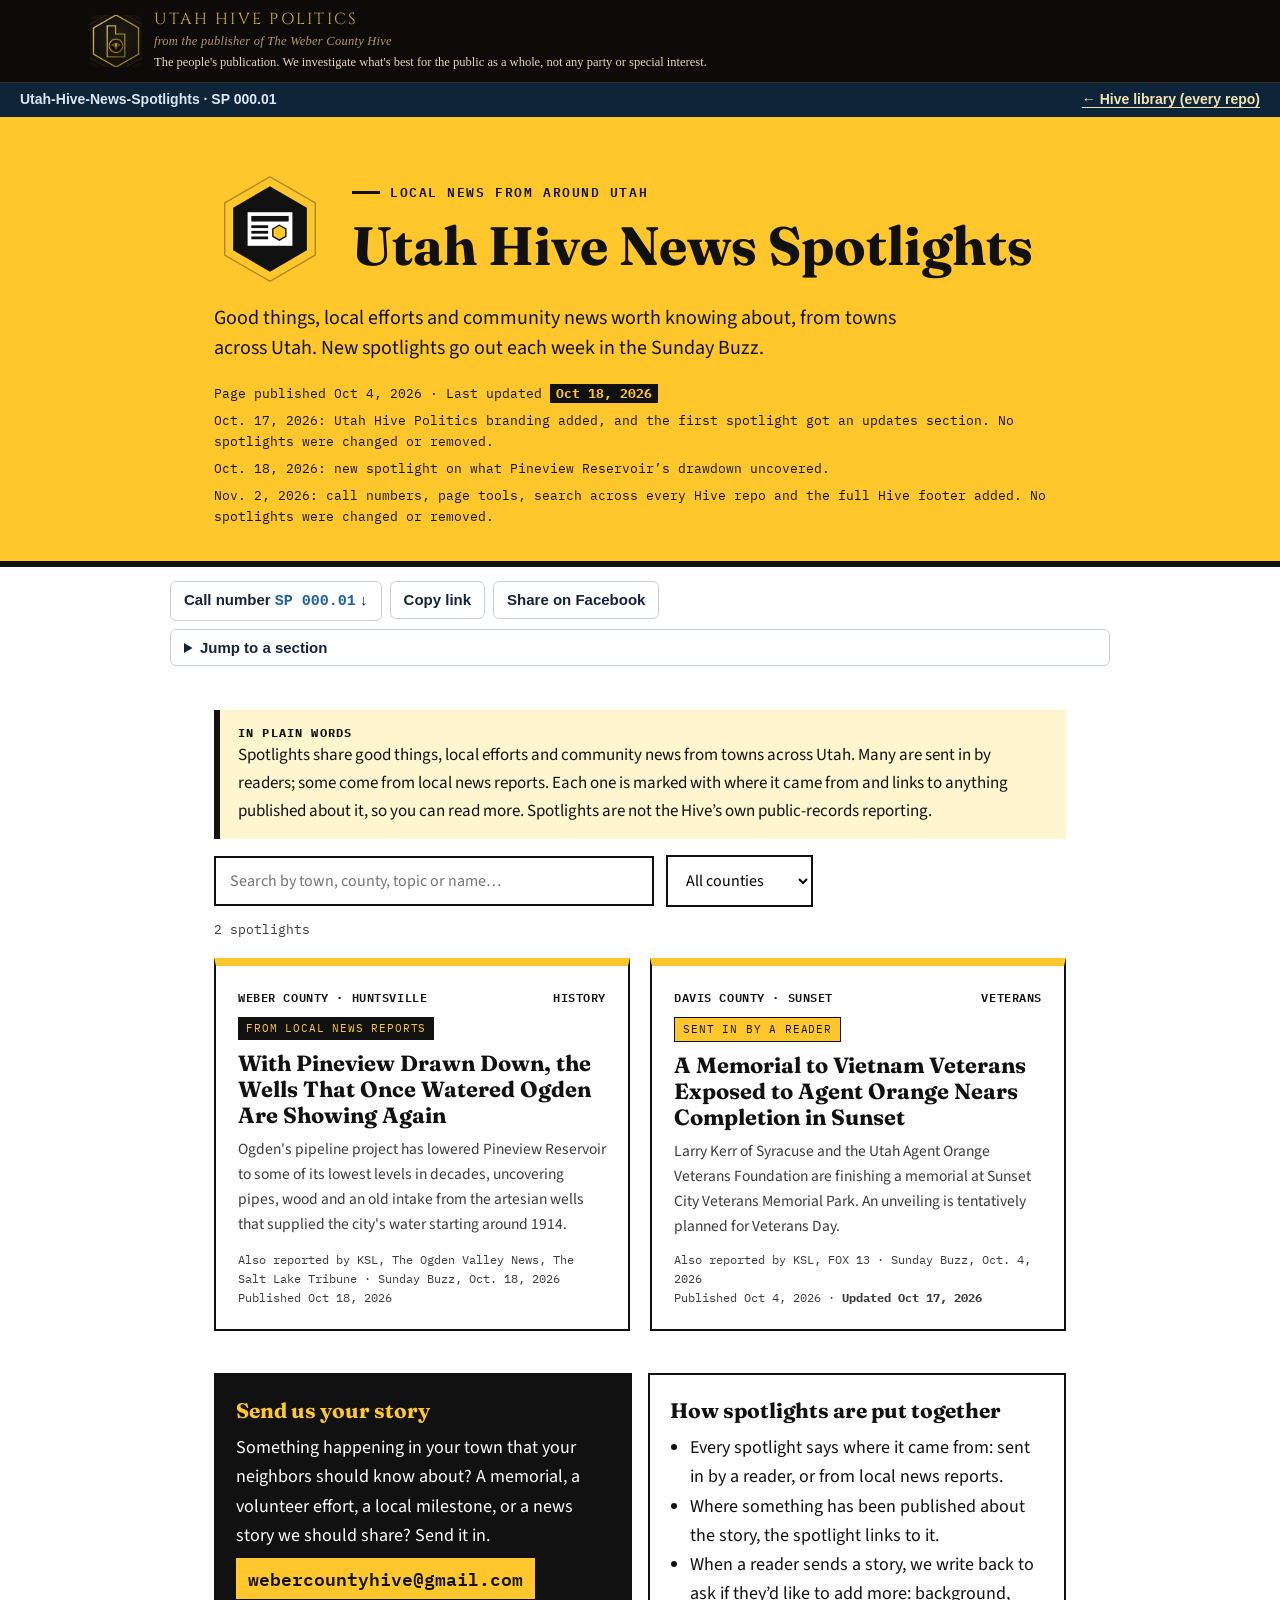
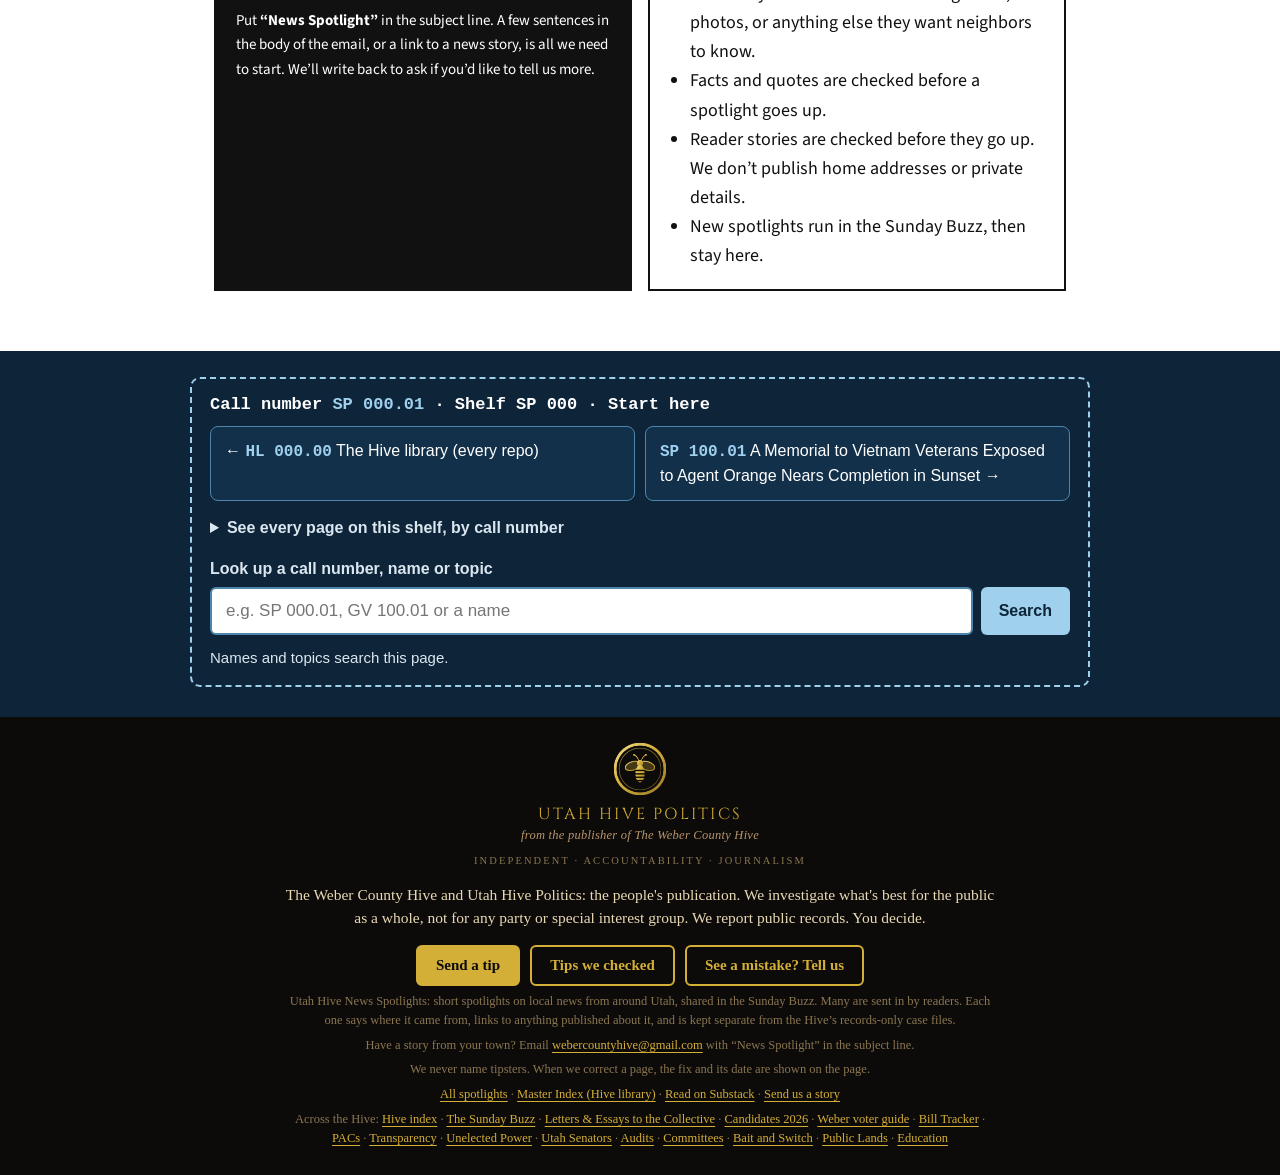
<file: index.html>
<!DOCTYPE html>
<html lang="en">
<head>
<meta charset="UTF-8">
<meta name="viewport" content="width=device-width, initial-scale=1.0">
<title>Utah Hive News Spotlights — Utah Hive Politics</title>
<meta name="description" content="Short spotlights on local news from around Utah, shared in the Sunday Buzz, many sent in by readers.">
<link rel="icon" type="image/png" href="hive-bee.png">
<link href="https://fonts.googleapis.com/css2?family=Cinzel:wght@500;600&display=swap" rel="stylesheet">
<link rel="preconnect" href="https://fonts.googleapis.com"><link rel="preconnect" href="https://fonts.gstatic.com" crossorigin><link href="https://fonts.googleapis.com/css2?family=Fraunces:ital,opsz,wght@0,9..144,400;0,9..144,600;0,9..144,700;1,9..144,500&family=Source+Sans+3:ital,wght@0,400;0,600;0,700;1,400&family=IBM+Plex+Mono:wght@400;500;600&display=swap" rel="stylesheet">
<link rel="stylesheet" href="style.css?v=3">
</head>
<body>
<div class="hbx-top"><div class="hb-bar"><a href="https://webercountyhive.substack.com/" target="_blank" rel="noopener"><img src="uhp-badge.png" alt="Utah Hive Politics logo"><span><span class="hb-name">Utah Hive Politics</span><span class="hb-sub">from the publisher of The Weber County Hive</span><span class="hb-line-top">The people's publication. We investigate what's best for the public as a whole, not any party or special interest.</span></span></a></div>
<div class="hbx-slim"><span>Utah-Hive-News-Spotlights · SP 000.01</span><span><a href="https://weber-county-hive.github.io/-weber-county-hive-index/">← Hive library (every repo)</a></span></div></div>
<div class="band"><header class="masthead"><div class="mhead"><svg class="mark" viewBox="0 0 120 120" aria-hidden="true"><polygon points="60,4 108.5,32 108.5,88 60,116 11.5,88 11.5,32" fill="none" stroke="#111" stroke-opacity=".35" stroke-width="1.5"/><polygon points="60,16 98,38 98,82 60,104 22,82 22,38" fill="#111" stroke="#111" stroke-width="3"/><rect x="36" y="42" width="48" height="36" fill="#fff"/><rect x="40" y="46" width="40" height="6" fill="#111"/><rect x="40" y="56" width="18" height="3" fill="#111"/><rect x="40" y="62" width="18" height="3" fill="#111"/><rect x="40" y="68" width="18" height="3" fill="#111"/><polygon points="70,56 77,60 77,68 70,72 63,68 63,60" fill="#FFC72C" stroke="#111" stroke-width="1.5"/></svg><div>
  <div class="eyebrow">Local news from around Utah</div>
  <h1 class="title">Utah Hive News Spotlights</h1></div></div>
  <p class="dek">Good things, local efforts and community news worth knowing about, from towns across Utah. New spotlights go out each week in the Sunday Buzz.</p>
  <div class="dates">Page published <span data-site="pagePublished"></span> · Last updated <span class="upd" data-site="pageUpdated"></span></div>
  <div class="dates" style="margin-top:6px">Oct. 17, 2026: Utah Hive Politics branding added, and the first spotlight got an updates section. No spotlights were changed or removed.</div>
  <div class="dates" style="margin-top:6px">Oct. 18, 2026: new spotlight on what Pineview Reservoir&rsquo;s drawdown uncovered.</div>
  <div class="dates" style="margin-top:6px">Nov. 2, 2026: call numbers, page tools, search across every Hive repo and the full Hive footer added. No spotlights were changed or removed.</div>
</header></div>

<section>
  <p class="plain"><b>IN PLAIN WORDS</b>Spotlights share good things, local efforts and community news from towns across Utah. Many are sent in by readers; some come from local news reports. Each one is marked with where it came from and links to anything published about it, so you can read more. Spotlights are not the Hive&rsquo;s own public-records reporting.</p>
  <div class="bar">
    <input id="q" type="text" placeholder="Search by town, county, topic or name…" autocomplete="off" aria-label="Search spotlights">
    <select id="county" aria-label="Filter by county"><option value="">All counties</option></select>
    <div class="count" id="count"></div>
  </div>
  <div class="docket" id="docket"></div>
  <div class="empty" id="empty" style="display:none;"><h3>Nothing matches that search</h3><div>Try a town or county name.</div></div>
</section>

<section id="submit">
  <div class="two">
    <div class="box dark"><h3>Send us your story</h3>
      <p style="margin:0;">Something happening in your town that your neighbors should know about? A memorial, a volunteer effort, a local milestone, or a news story we should share? Send it in.</p>
      <a class="email" href="mailto:webercountyhive@gmail.com?subject=News%20Spotlight">webercountyhive@gmail.com</a>
      <p style="margin:6px 0 0;font-size:15px;">Put <strong>&ldquo;News Spotlight&rdquo;</strong> in the subject line. A few sentences in the body of the email, or a link to a news story, is all we need to start. We&rsquo;ll write back to ask if you&rsquo;d like to tell us more.</p></div>
    <div class="box"><h3>How spotlights are put together</h3>
      <ul style="margin:0;padding-left:20px;">
        <li>Every spotlight says where it came from: sent in by a reader, or from local news reports.</li>
        <li>Where something has been published about the story, the spotlight links to it.</li>
        <li>When a reader sends a story, we write back to ask if they&rsquo;d like to add more: background, photos, or anything else they want neighbors to know.</li>
        <li>Facts and quotes are checked before a spotlight goes up.</li>
        <li>Reader stories are checked before they go up. We don&rsquo;t publish home addresses or private details.</li>
        <li>New spotlights run in the Sunday Buzz, then stay here.</li>
      </ul></div>
  </div>
</section>

<div class="hbx-shelfwrap"><div class="in"><div class="hbx-shelf" id="hbx-shelf"></div></div></div>
<div class="hb-foot"><img src="hive-bee.png" alt=""><span class="hb-name">Utah Hive Politics</span><span class="hb-sub">from the publisher of The Weber County Hive</span><span class="hb-tag">Independent &middot; Accountability &middot; Journalism</span><p class="hb-line">The Weber County Hive and Utah Hive Politics: the people's publication. We investigate what's best for the public as a whole, not for any party or special interest group. We report public records. You decide.</p><p class="hb-tips"><a class="hb-btn" href="https://weber-county-hive.github.io/-weber-county-hive-index/tips.html#send">Send a tip</a><a class="hb-btn hb-btn2" href="https://weber-county-hive.github.io/-weber-county-hive-index/tips.html">Tips we checked</a><a class="hb-btn hb-btn2" href="https://weber-county-hive.github.io/-weber-county-hive-index/tips.html#send">See a mistake? Tell us</a></p><p class="hb-small">Utah Hive News Spotlights: short spotlights on local news from around Utah, shared in the Sunday Buzz. Many are sent in by readers. Each one says where it came from, links to anything published about it, and is kept separate from the Hive&rsquo;s records-only case files.</p><p class="hb-small">Have a story from your town? Email <a href="mailto:webercountyhive@gmail.com?subject=News%20Spotlight">webercountyhive@gmail.com</a> with &ldquo;News Spotlight&rdquo; in the subject line.</p><p class="hb-small">We never name tipsters. When we correct a page, the fix and its date are shown on the page.</p><p class="hb-small"><a href="index.html">All spotlights</a> · <a href="https://weber-county-hive.github.io/-weber-county-hive-index/">Master Index (Hive library)</a> · <a href="https://webercountyhive.substack.com/">Read on Substack</a> · <a href="index.html#submit">Send us a story</a></p><p class="hb-small">Across the Hive: <a href="https://weber-county-hive.github.io/-weber-county-hive-index/">Hive index</a> · <a href="https://weber-county-hive.github.io/sunday_buzz/">The Sunday Buzz</a> · <a href="https://weber-county-hive.github.io/Letters-Essays-to-the-Collective/">Letters &amp; Essays to the Collective</a> · <a href="https://weber-county-hive.github.io/candidates2026/">Candidates 2026</a> · <a href="https://weber-county-hive.github.io/candidates2026/weber-2026-voter-guide.html">Weber voter guide</a> · <a href="https://weber-county-hive.github.io/Bill-Tracker/">Bill Tracker</a> · <a href="https://weber-county-hive.github.io/pac/">PACs</a> · <a href="https://weber-county-hive.github.io/Transparency/">Transparency</a> · <a href="https://weber-county-hive.github.io/Unelected-Power/">Unelected Power</a> · <a href="https://weber-county-hive.github.io/utah-senators/">Utah Senators</a> · <a href="https://weber-county-hive.github.io/audits/">Audits</a> · <a href="https://weber-county-hive.github.io/committees/">Committees</a> · <a href="https://weber-county-hive.github.io/bait-and-switch/">Bait and Switch</a> · <a href="https://weber-county-hive.github.io/public-lands/">Public Lands</a> · <a href="https://weber-county-hive.github.io/Education/">Education</a></p></div>

<script src="spotlights-data.js?v=2"></script>
<script>
document.querySelectorAll('[data-site]').forEach(el=>{el.textContent=SITE[el.dataset.site];});
const docket=document.getElementById('docket'),q=document.getElementById('q'),sel=document.getElementById('county'),count=document.getElementById('count'),empty=document.getElementById('empty');
function esc(s){return String(s==null?'':s).replace(/[&<>"]/g,c=>({'&':'&amp;','<':'&lt;','>':'&gt;','"':'&quot;'}[c]));}
[...new Set(SPOTLIGHTS.map(s=>s.county))].sort().forEach(c=>{const o=document.createElement('option');o.value=c;o.textContent=c;sel.appendChild(o);});
function card(s){
  const dl=s.updated&&s.updated!==s.published?`Published ${esc(s.published)} · <strong>Updated ${esc(s.updated)}</strong>`:`Published ${esc(s.published)}`;
  return `<a class="card" href="${esc(s.link)}"><div class="row"><span>${esc(s.county)}${s.city?' · '+esc(s.city):''}</span><span>${esc(s.topic)}</span></div><span class="badge ${s.from==='reader'?'rdr':''}">${s.from==='reader'?'Sent in by a reader':'From local news reports'}</span><h2>${esc(s.title)}</h2><p>${esc(s.summary)}</p><div class="meta">${(s.sources||[]).length?'Also reported by '+esc(s.sources.join(', ')):''}${s.buzz?' · Sunday Buzz, '+esc(s.buzz):''}</div><div class="meta">${dl}</div></a>`;
}
function render(){
  const t=q.value.trim().toLowerCase(),c=sel.value;
  const list=SPOTLIGHTS.filter(s=>(!c||s.county===c)&&(!t||[s.title,s.county,s.city,s.topic,s.summary,(s.sources||[]).join(' ')].join(' ').toLowerCase().includes(t)));
  docket.innerHTML=list.map(card).join('');
  empty.style.display=list.length?'none':'block';
  count.textContent=`${SPOTLIGHTS.length} spotlight${SPOTLIGHTS.length===1?'':'s'}`+(list.length!==SPOTLIGHTS.length?` · showing ${list.length}`:'');
}
q.addEventListener('input',render);sel.addEventListener('change',render);render();
</script>
<script src="sp-shelf.js?v=1"></script>
<script data-goatcounter="https://weberhive.goatcounter.com/count" async src="//gc.zgo.at/count.js"></script>
</body>
</html>
</file>
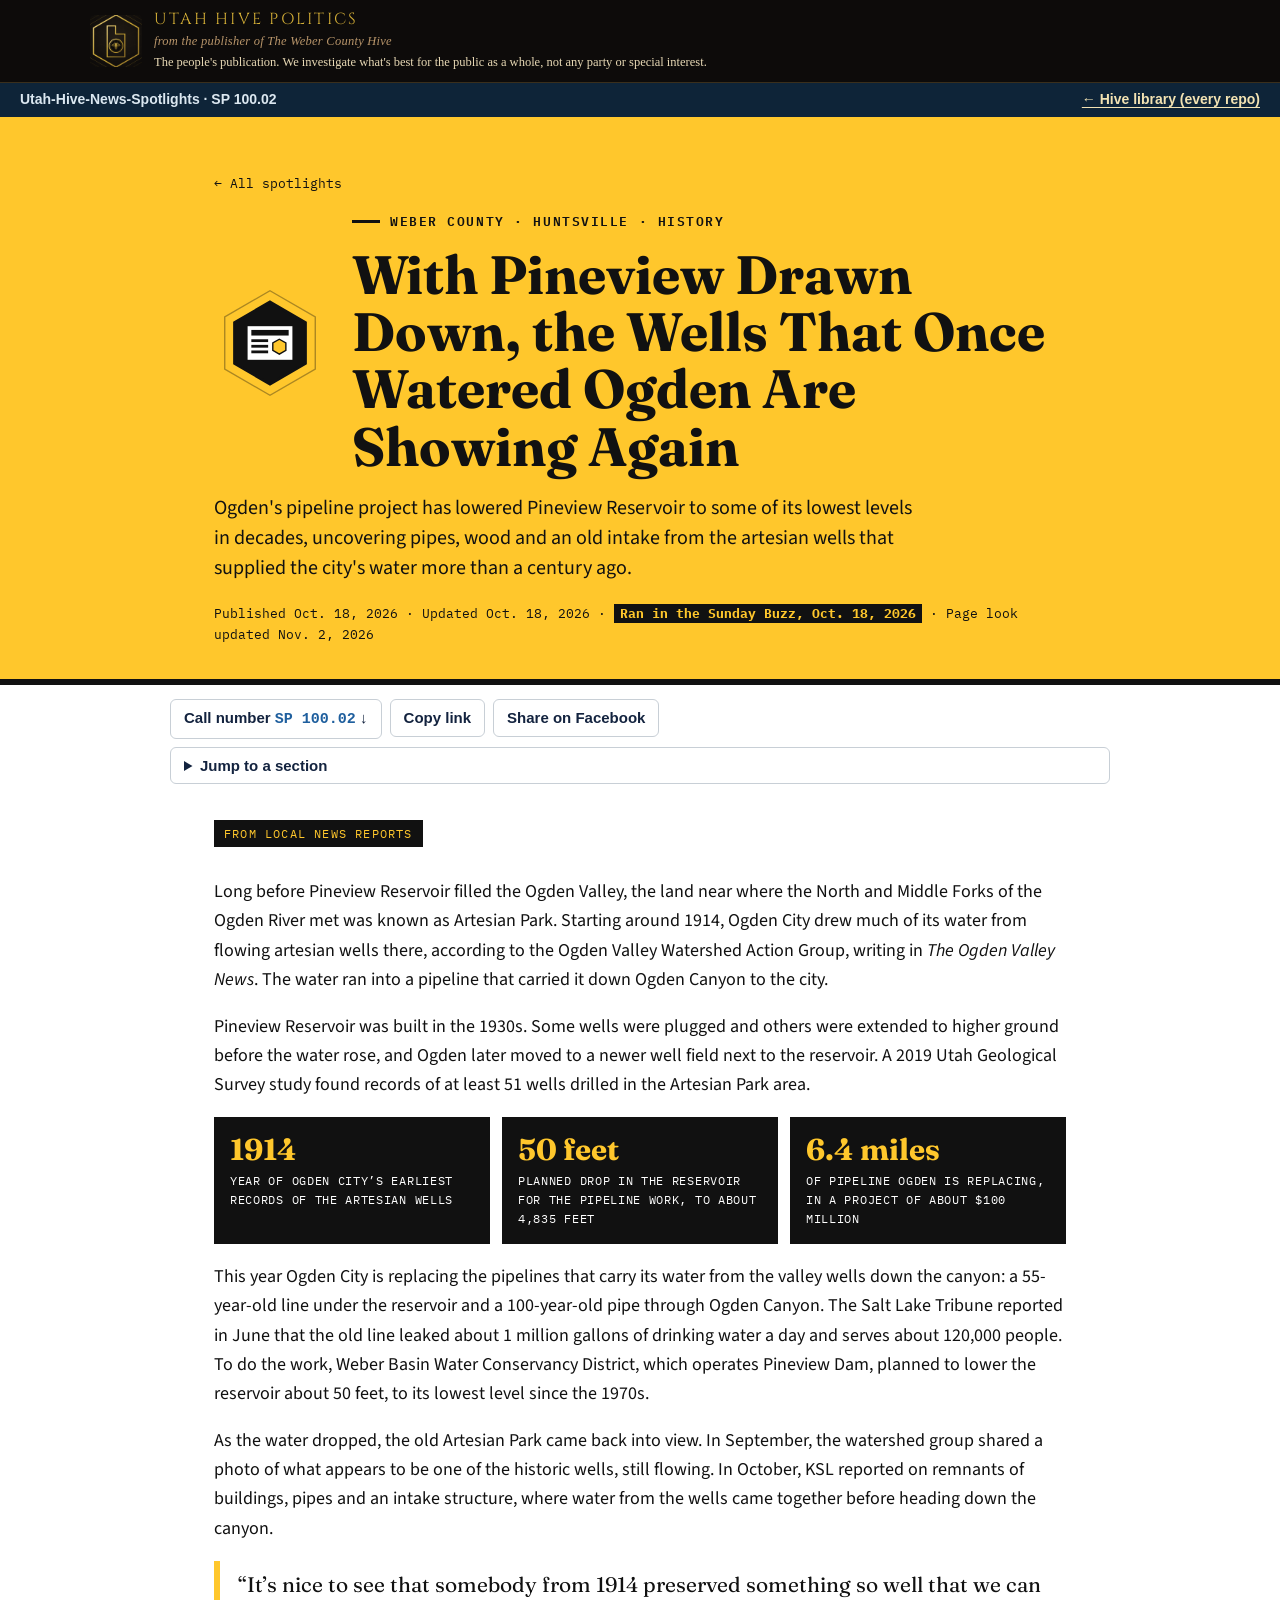
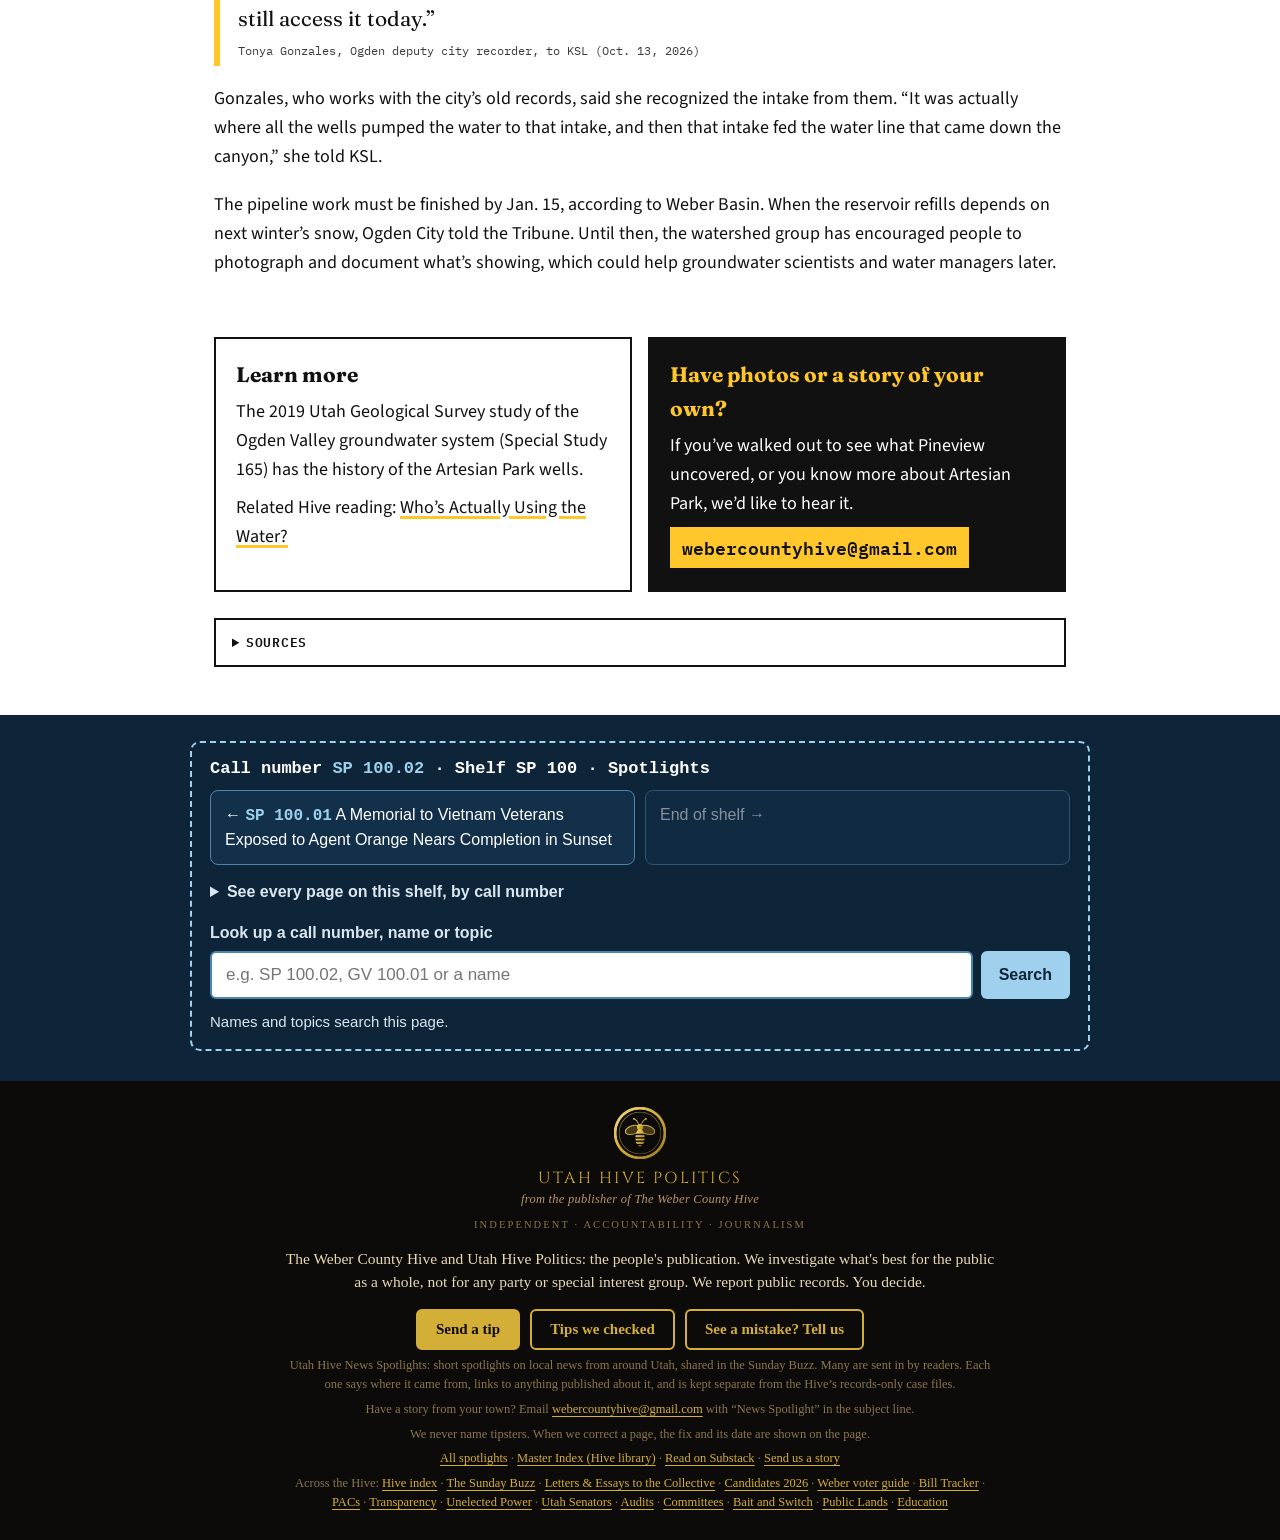
<file: pineview-history-surfaces.html>
<!DOCTYPE html>
<html lang="en">
<head>
<meta charset="UTF-8">
<meta name="viewport" content="width=device-width, initial-scale=1.0">
<title>History Surfaces at Pineview Reservoir — Utah Hive News Spotlights</title>
<meta name="description" content="With Pineview Reservoir drawn down for Ogden's pipeline project, the remains of the artesian wells that once supplied Ogden's water are showing again.">
<link rel="icon" type="image/png" href="hive-bee.png">
<link href="https://fonts.googleapis.com/css2?family=Cinzel:wght@500;600&display=swap" rel="stylesheet">
<link rel="preconnect" href="https://fonts.googleapis.com"><link rel="preconnect" href="https://fonts.gstatic.com" crossorigin><link href="https://fonts.googleapis.com/css2?family=Fraunces:ital,opsz,wght@0,9..144,400;0,9..144,600;0,9..144,700;1,9..144,500&family=Source+Sans+3:ital,wght@0,400;0,600;0,700;1,400&family=IBM+Plex+Mono:wght@400;500;600&display=swap" rel="stylesheet">
<link rel="stylesheet" href="style.css?v=3">
</head>
<body>
<div class="hbx-top"><div class="hb-bar"><a href="https://webercountyhive.substack.com/" target="_blank" rel="noopener"><img src="uhp-badge.png" alt="Utah Hive Politics logo"><span><span class="hb-name">Utah Hive Politics</span><span class="hb-sub">from the publisher of The Weber County Hive</span><span class="hb-line-top">The people's publication. We investigate what's best for the public as a whole, not any party or special interest.</span></span></a></div>
<div class="hbx-slim"><span>Utah-Hive-News-Spotlights · SP 100.02</span><span><a href="https://weber-county-hive.github.io/-weber-county-hive-index/">← Hive library (every repo)</a></span></div></div>
<div class="band"><header class="masthead">
  <div class="crumb"><a href="index.html">← All spotlights</a></div>
  <div class="mhead"><svg class="mark" viewBox="0 0 120 120" aria-hidden="true"><polygon points="60,4 108.5,32 108.5,88 60,116 11.5,88 11.5,32" fill="none" stroke="#111" stroke-opacity=".35" stroke-width="1.5"/><polygon points="60,16 98,38 98,82 60,104 22,82 22,38" fill="#111" stroke="#111" stroke-width="3"/><rect x="36" y="42" width="48" height="36" fill="#fff"/><rect x="40" y="46" width="40" height="6" fill="#111"/><rect x="40" y="56" width="18" height="3" fill="#111"/><rect x="40" y="62" width="18" height="3" fill="#111"/><rect x="40" y="68" width="18" height="3" fill="#111"/><polygon points="70,56 77,60 77,68 70,72 63,68 63,60" fill="#FFC72C" stroke="#111" stroke-width="1.5"/></svg><div>
  <div class="eyebrow">Weber County · Huntsville · History</div>
  <h1 class="title">With Pineview Drawn Down, the Wells That Once Watered Ogden Are Showing Again</h1></div></div>
  <p class="dek">Ogden's pipeline project has lowered Pineview Reservoir to some of its lowest levels in decades, uncovering pipes, wood and an old intake from the artesian wells that supplied the city's water more than a century ago.</p>
  <div class="dates">Published Oct. 18, 2026 · Updated Oct. 18, 2026 · <span class="upd">Ran in the Sunday Buzz, Oct. 18, 2026</span> · Page look updated Nov. 2, 2026</div>
</header></div>

<section>
  <span class="label">From local news reports</span>
  <p>Long before Pineview Reservoir filled the Ogden Valley, the land near where the North and Middle Forks of the Ogden River met was known as Artesian Park. Starting around 1914, Ogden City drew much of its water from flowing artesian wells there, according to the Ogden Valley Watershed Action Group, writing in <em>The Ogden Valley News</em>. The water ran into a pipeline that carried it down Ogden Canyon to the city.</p>
  <p>Pineview Reservoir was built in the 1930s. Some wells were plugged and others were extended to higher ground before the water rose, and Ogden later moved to a newer well field next to the reservoir. A 2019 Utah Geological Survey study found records of at least 51 wells drilled in the Artesian Park area.</p>
  <div class="facts">
    <div class="fact"><div class="n">1914</div><div class="l">Year of Ogden City&rsquo;s earliest records of the artesian wells</div></div>
    <div class="fact"><div class="n">50 feet</div><div class="l">Planned drop in the reservoir for the pipeline work, to about 4,835 feet</div></div>
    <div class="fact"><div class="n">6.4 miles</div><div class="l">Of pipeline Ogden is replacing, in a project of about $100 million</div></div>
  </div>
  <p>This year Ogden City is replacing the pipelines that carry its water from the valley wells down the canyon: a 55-year-old line under the reservoir and a 100-year-old pipe through Ogden Canyon. The Salt Lake Tribune reported in June that the old line leaked about 1 million gallons of drinking water a day and serves about 120,000 people. To do the work, Weber Basin Water Conservancy District, which operates Pineview Dam, planned to lower the reservoir about 50 feet, to its lowest level since the 1970s.</p>
  <p>As the water dropped, the old Artesian Park came back into view. In September, the watershed group shared a photo of what appears to be one of the historic wells, still flowing. In October, KSL reported on remnants of buildings, pipes and an intake structure, where water from the wells came together before heading down the canyon.</p>
  <blockquote>&ldquo;It&rsquo;s nice to see that somebody from 1914 preserved something so well that we can still access it today.&rdquo;<cite>Tonya Gonzales, Ogden deputy city recorder, to KSL (Oct. 13, 2026)</cite></blockquote>
  <p>Gonzales, who works with the city&rsquo;s old records, said she recognized the intake from them. &ldquo;It was actually where all the wells pumped the water to that intake, and then that intake fed the water line that came down the canyon,&rdquo; she told KSL.</p>
  <p>The pipeline work must be finished by Jan. 15, according to Weber Basin. When the reservoir refills depends on next winter&rsquo;s snow, Ogden City told the Tribune. Until then, the watershed group has encouraged people to photograph and document what&rsquo;s showing, which could help groundwater scientists and water managers later.</p>
</section>

<section>
  <div class="two">
    <div class="box"><h3>Learn more</h3><p style="margin:0;">The 2019 Utah Geological Survey study of the Ogden Valley groundwater system (Special Study 165) has the history of the Artesian Park wells.</p><p style="margin:8px 0 0;">Related Hive reading: <a href="https://weber-county-hive.github.io/Great-Salt-Lake/weber-gsl-outflows-by-user.html">Who&rsquo;s Actually Using the Water?</a></p></div>
    <div class="box dark"><h3>Have photos or a story of your own?</h3><p style="margin:0;">If you&rsquo;ve walked out to see what Pineview uncovered, or you know more about Artesian Park, we&rsquo;d like to hear it.</p><a class="email" href="mailto:webercountyhive@gmail.com?subject=News%20Spotlight">webercountyhive@gmail.com</a></div>
  </div>
  <details><summary>Sources</summary><p style="margin:10px 0 0;font-size:16px;">This spotlight comes from local news reports. The details on this page were checked against:</p><ul>
    <li><a href="https://www.ksl.com/article/51636056/century-old-history-surfaces-from-beneath-pineview-reservoir" target="_blank" rel="noopener">KSL (Mike Anderson), &ldquo;Century-old history surfaces from beneath Pineview reservoir&rdquo; (Oct. 13, 2026, updated Oct. 14)</a></li>
    <li><a href="https://www.ogdenvalleynews.com/when-pineview-drops.html" target="_blank" rel="noopener">The Ogden Valley News (Ogden Valley Watershed Action Group), &ldquo;When Pineview Drops&rdquo; (Sept. 25, 2026)</a>, citing Utah Geological Survey Special Study 165 (2019)</li>
    <li><a href="https://www.sltrib.com/news/environment/2026/06/27/pineview-reservoir-be-drained-amid/" target="_blank" rel="noopener">The Salt Lake Tribune (Leia Larsen, with Grist), &ldquo;Pineview Reservoir to be drained amid dire drought conditions to upgrade water pipeline&rdquo; (June 27, 2026)</a></li>
  </ul></details>
</section>

<div class="hbx-shelfwrap"><div class="in"><div class="hbx-shelf" id="hbx-shelf"></div></div></div>
<div class="hb-foot"><img src="hive-bee.png" alt=""><span class="hb-name">Utah Hive Politics</span><span class="hb-sub">from the publisher of The Weber County Hive</span><span class="hb-tag">Independent &middot; Accountability &middot; Journalism</span><p class="hb-line">The Weber County Hive and Utah Hive Politics: the people's publication. We investigate what's best for the public as a whole, not for any party or special interest group. We report public records. You decide.</p><p class="hb-tips"><a class="hb-btn" href="https://weber-county-hive.github.io/-weber-county-hive-index/tips.html#send">Send a tip</a><a class="hb-btn hb-btn2" href="https://weber-county-hive.github.io/-weber-county-hive-index/tips.html">Tips we checked</a><a class="hb-btn hb-btn2" href="https://weber-county-hive.github.io/-weber-county-hive-index/tips.html#send">See a mistake? Tell us</a></p><p class="hb-small">Utah Hive News Spotlights: short spotlights on local news from around Utah, shared in the Sunday Buzz. Many are sent in by readers. Each one says where it came from, links to anything published about it, and is kept separate from the Hive&rsquo;s records-only case files.</p><p class="hb-small">Have a story from your town? Email <a href="mailto:webercountyhive@gmail.com?subject=News%20Spotlight">webercountyhive@gmail.com</a> with &ldquo;News Spotlight&rdquo; in the subject line.</p><p class="hb-small">We never name tipsters. When we correct a page, the fix and its date are shown on the page.</p><p class="hb-small"><a href="index.html">All spotlights</a> · <a href="https://weber-county-hive.github.io/-weber-county-hive-index/">Master Index (Hive library)</a> · <a href="https://webercountyhive.substack.com/">Read on Substack</a> · <a href="index.html#submit">Send us a story</a></p><p class="hb-small">Across the Hive: <a href="https://weber-county-hive.github.io/-weber-county-hive-index/">Hive index</a> · <a href="https://weber-county-hive.github.io/sunday_buzz/">The Sunday Buzz</a> · <a href="https://weber-county-hive.github.io/Letters-Essays-to-the-Collective/">Letters &amp; Essays to the Collective</a> · <a href="https://weber-county-hive.github.io/candidates2026/">Candidates 2026</a> · <a href="https://weber-county-hive.github.io/candidates2026/weber-2026-voter-guide.html">Weber voter guide</a> · <a href="https://weber-county-hive.github.io/Bill-Tracker/">Bill Tracker</a> · <a href="https://weber-county-hive.github.io/pac/">PACs</a> · <a href="https://weber-county-hive.github.io/Transparency/">Transparency</a> · <a href="https://weber-county-hive.github.io/Unelected-Power/">Unelected Power</a> · <a href="https://weber-county-hive.github.io/utah-senators/">Utah Senators</a> · <a href="https://weber-county-hive.github.io/audits/">Audits</a> · <a href="https://weber-county-hive.github.io/committees/">Committees</a> · <a href="https://weber-county-hive.github.io/bait-and-switch/">Bait and Switch</a> · <a href="https://weber-county-hive.github.io/public-lands/">Public Lands</a> · <a href="https://weber-county-hive.github.io/Education/">Education</a></p></div>

<script src="sp-shelf.js?v=1"></script>
<script data-goatcounter="https://weberhive.goatcounter.com/count" async src="//gc.zgo.at/count.js"></script>
</body>
</html>
</file>
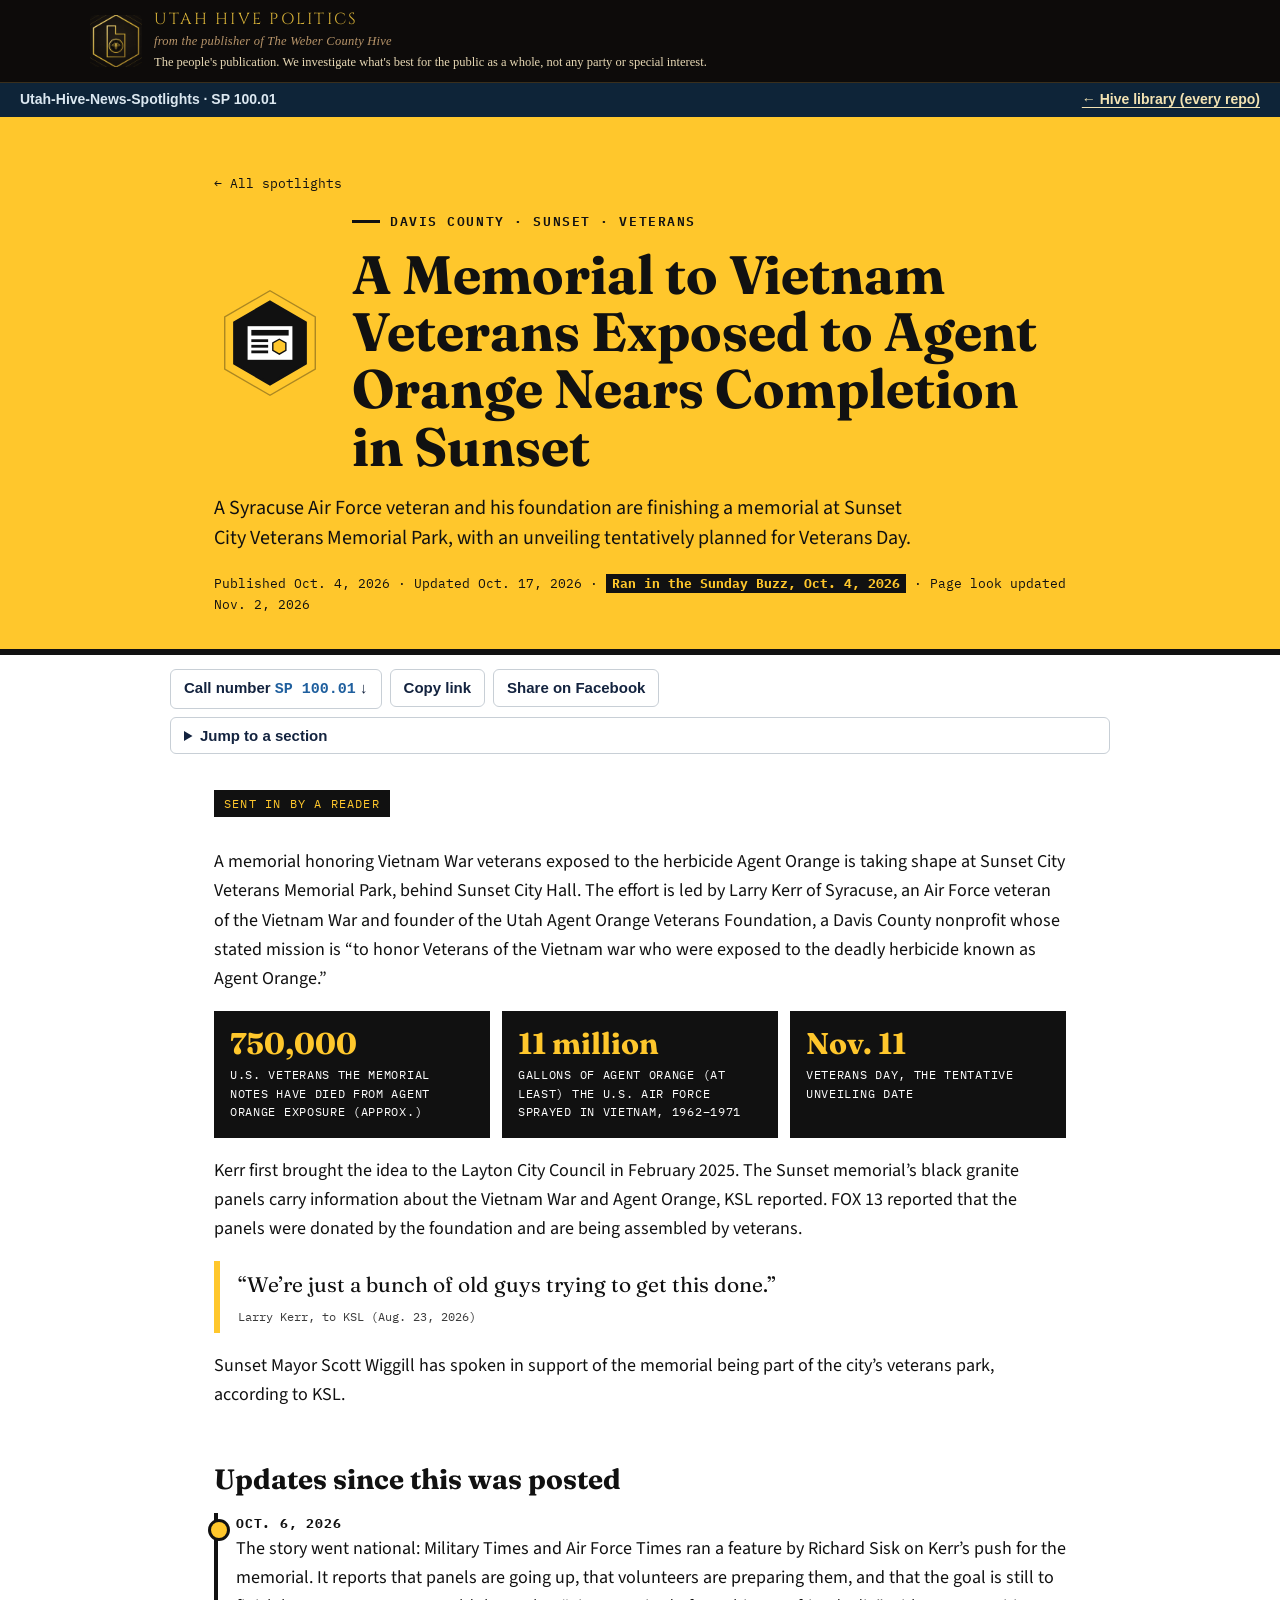
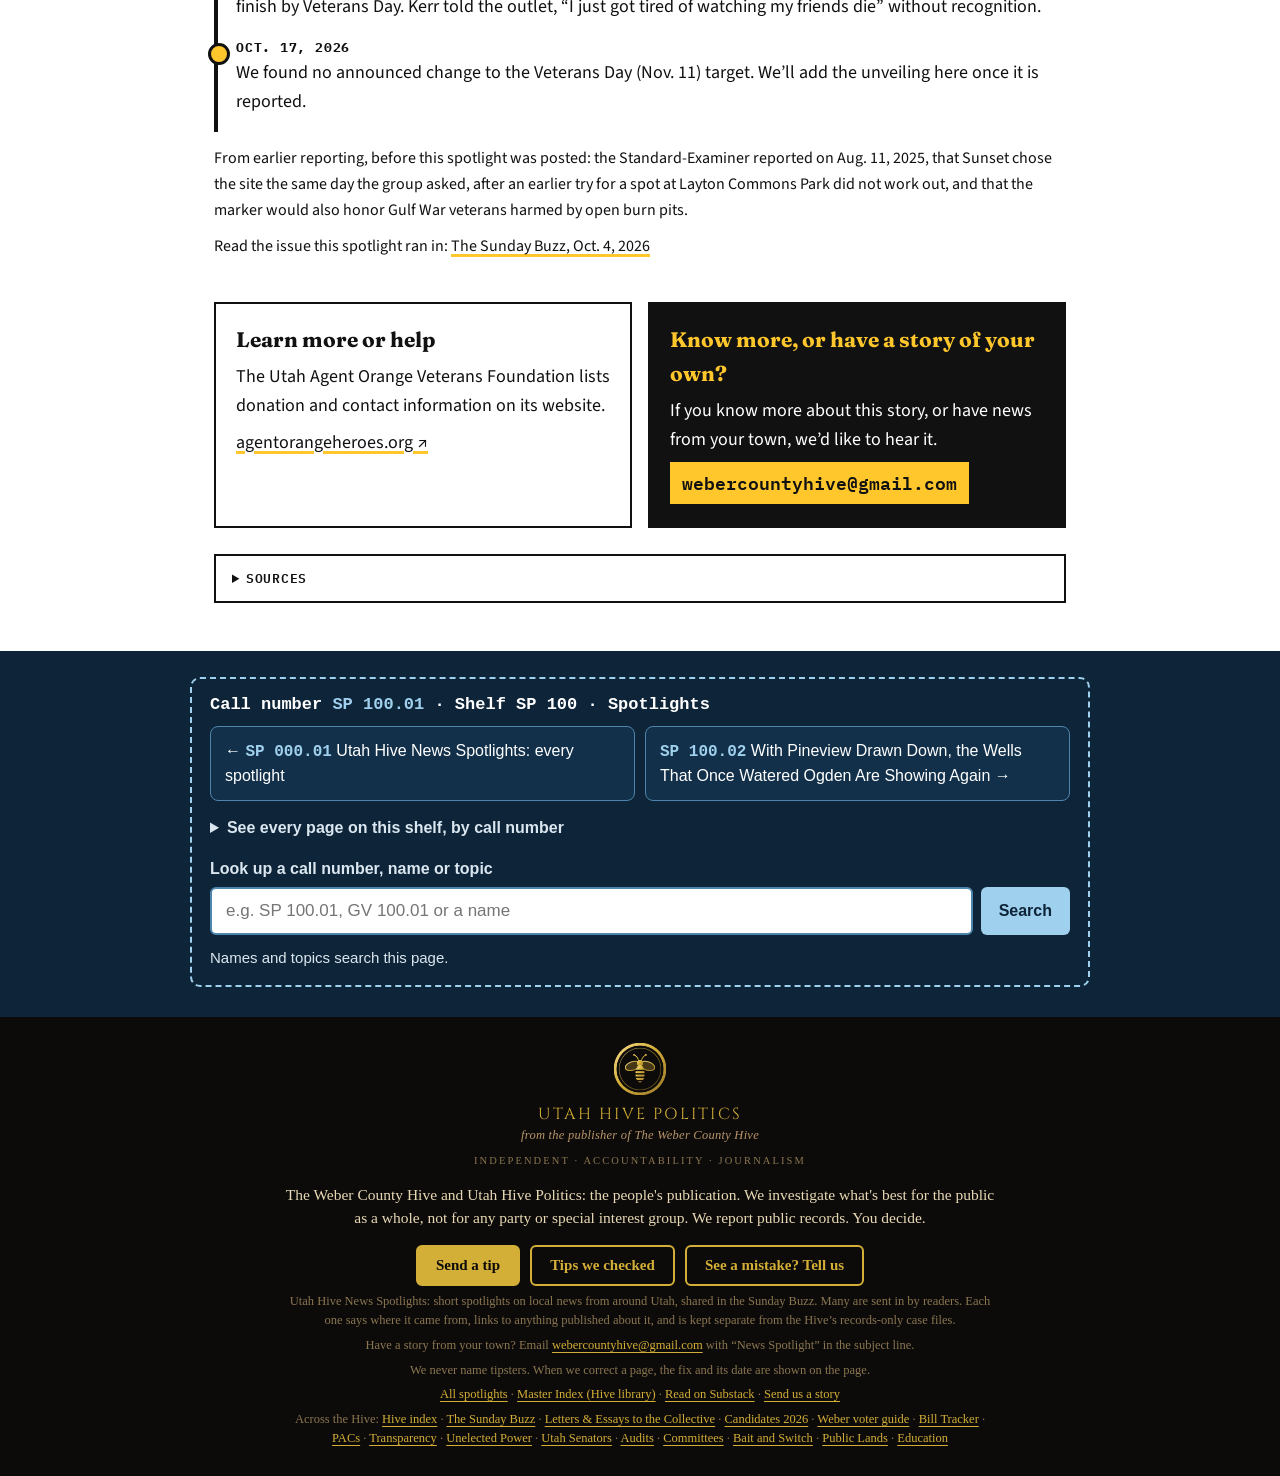
<file: sunset-agent-orange-memorial.html>
<!DOCTYPE html>
<html lang="en">
<head>
<meta charset="UTF-8">
<meta name="viewport" content="width=device-width, initial-scale=1.0">
<title>Agent Orange Memorial in Sunset — Utah Hive News Spotlights</title>
<meta name="description" content="A memorial to Vietnam veterans exposed to Agent Orange nears completion at Sunset City Veterans Memorial Park.">
<link rel="icon" type="image/png" href="hive-bee.png">
<link href="https://fonts.googleapis.com/css2?family=Cinzel:wght@500;600&display=swap" rel="stylesheet">
<link rel="preconnect" href="https://fonts.googleapis.com"><link rel="preconnect" href="https://fonts.gstatic.com" crossorigin><link href="https://fonts.googleapis.com/css2?family=Fraunces:ital,opsz,wght@0,9..144,400;0,9..144,600;0,9..144,700;1,9..144,500&family=Source+Sans+3:ital,wght@0,400;0,600;0,700;1,400&family=IBM+Plex+Mono:wght@400;500;600&display=swap" rel="stylesheet">
<link rel="stylesheet" href="style.css?v=3">
</head>
<body>
<div class="hbx-top"><div class="hb-bar"><a href="https://webercountyhive.substack.com/" target="_blank" rel="noopener"><img src="uhp-badge.png" alt="Utah Hive Politics logo"><span><span class="hb-name">Utah Hive Politics</span><span class="hb-sub">from the publisher of The Weber County Hive</span><span class="hb-line-top">The people's publication. We investigate what's best for the public as a whole, not any party or special interest.</span></span></a></div>
<div class="hbx-slim"><span>Utah-Hive-News-Spotlights · SP 100.01</span><span><a href="https://weber-county-hive.github.io/-weber-county-hive-index/">← Hive library (every repo)</a></span></div></div>
<div class="band"><header class="masthead">
  <div class="crumb"><a href="index.html">← All spotlights</a></div>
  <div class="mhead"><svg class="mark" viewBox="0 0 120 120" aria-hidden="true"><polygon points="60,4 108.5,32 108.5,88 60,116 11.5,88 11.5,32" fill="none" stroke="#111" stroke-opacity=".35" stroke-width="1.5"/><polygon points="60,16 98,38 98,82 60,104 22,82 22,38" fill="#111" stroke="#111" stroke-width="3"/><rect x="36" y="42" width="48" height="36" fill="#fff"/><rect x="40" y="46" width="40" height="6" fill="#111"/><rect x="40" y="56" width="18" height="3" fill="#111"/><rect x="40" y="62" width="18" height="3" fill="#111"/><rect x="40" y="68" width="18" height="3" fill="#111"/><polygon points="70,56 77,60 77,68 70,72 63,68 63,60" fill="#FFC72C" stroke="#111" stroke-width="1.5"/></svg><div>
  <div class="eyebrow">Davis County · Sunset · Veterans</div>
  <h1 class="title">A Memorial to Vietnam Veterans Exposed to Agent Orange Nears Completion in Sunset</h1></div></div>
  <p class="dek">A Syracuse Air Force veteran and his foundation are finishing a memorial at Sunset City Veterans Memorial Park, with an unveiling tentatively planned for Veterans Day.</p>
  <div class="dates">Published Oct. 4, 2026 · Updated Oct. 17, 2026 · <span class="upd">Ran in the Sunday Buzz, Oct. 4, 2026</span> · Page look updated Nov. 2, 2026</div>
</header></div>

<section>
  <span class="label">Sent in by a reader</span>
  <p>A memorial honoring Vietnam War veterans exposed to the herbicide Agent Orange is taking shape at Sunset City Veterans Memorial Park, behind Sunset City Hall. The effort is led by Larry Kerr of Syracuse, an Air Force veteran of the Vietnam War and founder of the Utah Agent Orange Veterans Foundation, a Davis County nonprofit whose stated mission is &ldquo;to honor Veterans of the Vietnam war who were exposed to the deadly herbicide known as Agent Orange.&rdquo;</p>
  <div class="facts">
    <div class="fact"><div class="n">750,000</div><div class="l">U.S. veterans the memorial notes have died from Agent Orange exposure (approx.)</div></div>
    <div class="fact"><div class="n">11 million</div><div class="l">Gallons of Agent Orange (at least) the U.S. Air Force sprayed in Vietnam, 1962–1971</div></div>
    <div class="fact"><div class="n">Nov. 11</div><div class="l">Veterans Day, the tentative unveiling date</div></div>
  </div>
  <p>Kerr first brought the idea to the Layton City Council in February 2025. The Sunset memorial&rsquo;s black granite panels carry information about the Vietnam War and Agent Orange, KSL reported. FOX 13 reported that the panels were donated by the foundation and are being assembled by veterans.</p>
  <blockquote>&ldquo;We&rsquo;re just a bunch of old guys trying to get this done.&rdquo;<cite>Larry Kerr, to KSL (Aug. 23, 2026)</cite></blockquote>
  <p>Sunset Mayor Scott Wiggill has spoken in support of the memorial being part of the city&rsquo;s veterans park, according to KSL.</p>
</section>

<section>
  <h2 style="font-size:28px;margin:0 0 6px;">Updates since this was posted</h2>
  <ul class="updates">
    <li><b>Oct. 6, 2026</b>The story went national: Military Times and Air Force Times ran a feature by Richard Sisk on Kerr&rsquo;s push for the memorial. It reports that panels are going up, that volunteers are preparing them, and that the goal is still to finish by Veterans Day. Kerr told the outlet, &ldquo;I just got tired of watching my friends die&rdquo; without recognition.</li>
    <li><b>Oct. 17, 2026</b>We found no announced change to the Veterans Day (Nov. 11) target. We&rsquo;ll add the unveiling here once it is reported.</li>
  </ul>
  <p style="font-size:16px;margin:14px 0 0;">From earlier reporting, before this spotlight was posted: the Standard-Examiner reported on Aug. 11, 2025, that Sunset chose the site the same day the group asked, after an earlier try for a spot at Layton Commons Park did not work out, and that the marker would also honor Gulf War veterans harmed by open burn pits.</p>
  <p style="font-size:16px;margin:10px 0 0;">Read the issue this spotlight ran in: <a href="https://weber-county-hive.github.io/sunday_buzz/2026-10-04.html">The Sunday Buzz, Oct. 4, 2026</a></p>
</section>

<section>
  <div class="two">
    <div class="box"><h3>Learn more or help</h3><p style="margin:0;">The Utah Agent Orange Veterans Foundation lists donation and contact information on its website.</p><p style="margin:8px 0 0;"><a href="https://www.agentorangeheroes.org" target="_blank" rel="noopener">agentorangeheroes.org ↗</a></p></div>
    <div class="box dark"><h3>Know more, or have a story of your own?</h3><p style="margin:0;">If you know more about this story, or have news from your town, we&rsquo;d like to hear it.</p><a class="email" href="mailto:webercountyhive@gmail.com?subject=News%20Spotlight">webercountyhive@gmail.com</a></div>
  </div>
  <details><summary>Sources</summary><p style="margin:10px 0 0;font-size:16px;">This story was sent in by a reader. The details on this page were checked against these reports:</p><ul>
    <li><a href="https://www.ksl.com/article/51615189/sunset-memorial-coming-together-to-honor-vietnam-war-victims-of-agent-orange" target="_blank" rel="noopener">KSL, &ldquo;Sunset memorial coming together to honor Vietnam War victims of Agent Orange&rdquo; (Aug. 23, 2026)</a></li>
    <li><a href="https://www.ksl.com/article/51626769/agent-orange-memorial-in-sunset-sought-by-syracuse-vietnam-war-veteran-largely-complete" target="_blank" rel="noopener">KSL, &ldquo;Agent Orange memorial in Sunset sought by Syracuse Vietnam War veteran largely complete&rdquo; (Sept. 22, 2026)</a></li>
    <li><a href="https://www.fox13now.com/news/local-news/northern-utah/utah-agent-orange-memorial-well-underway-in-sunset" target="_blank" rel="noopener">FOX 13, &ldquo;Utah Agent Orange Memorial well underway in Sunset&rdquo; (Sept. 15, 2026)</a></li>
    <li><a href="https://www.ksl.com/article/51342442/we-breathed-it-in-utah-vietnam-war-veteran-seeks-memorial-to-those-exposed-to-agent-orange" target="_blank" rel="noopener">KSL, &ldquo;&lsquo;We breathed it in&rsquo;: Utah Vietnam War veteran seeks memorial to those exposed to Agent Orange&rdquo; (July 9, 2025)</a></li>
    <li><a href="https://www.agentorangeheroes.org" target="_blank" rel="noopener">Utah Agent Orange Veterans Foundation website</a></li>
  </ul><p style="margin:10px 0 0;font-size:15px;">Added Oct. 17, 2026, for the updates section:</p><ul><li><a href="https://www.airforcetimes.com/veterans/2026/10/06/inside-the-push-for-agent-orange-victims-memorial-in-small-town-utah/" target="_blank" rel="noopener">Air Force Times / Military Times (Richard Sisk), &ldquo;Inside the push for Agent Orange victims memorial in small-town Utah&rdquo; (Oct. 6, 2026)</a></li><li><a href="https://www.standard.net/news/military/2025/aug/11/its-a-relief-planned-agent-orange-memorial-finds-home-in-sunset-veterans-park/" target="_blank" rel="noopener">Standard-Examiner (Ryan Aston), &ldquo;&lsquo;It&rsquo;s a relief&rsquo;: Planned Agent Orange memorial finds home in Sunset Veterans Park&rdquo; (Aug. 11, 2025)</a></li><li><a href="https://www.ksl.com/article/51359275/sunset-will-serve-as-host-site-to-memorial-honoring-vietnam-war-victims-of-agent-orange" target="_blank" rel="noopener">KSL (Tim Vandenack), &ldquo;Sunset will serve as host site to memorial honoring Vietnam War victims of Agent Orange&rdquo; (Aug. 12, 2025)</a></li></ul></details>
</section>

<div class="hbx-shelfwrap"><div class="in"><div class="hbx-shelf" id="hbx-shelf"></div></div></div>
<div class="hb-foot"><img src="hive-bee.png" alt=""><span class="hb-name">Utah Hive Politics</span><span class="hb-sub">from the publisher of The Weber County Hive</span><span class="hb-tag">Independent &middot; Accountability &middot; Journalism</span><p class="hb-line">The Weber County Hive and Utah Hive Politics: the people's publication. We investigate what's best for the public as a whole, not for any party or special interest group. We report public records. You decide.</p><p class="hb-tips"><a class="hb-btn" href="https://weber-county-hive.github.io/-weber-county-hive-index/tips.html#send">Send a tip</a><a class="hb-btn hb-btn2" href="https://weber-county-hive.github.io/-weber-county-hive-index/tips.html">Tips we checked</a><a class="hb-btn hb-btn2" href="https://weber-county-hive.github.io/-weber-county-hive-index/tips.html#send">See a mistake? Tell us</a></p><p class="hb-small">Utah Hive News Spotlights: short spotlights on local news from around Utah, shared in the Sunday Buzz. Many are sent in by readers. Each one says where it came from, links to anything published about it, and is kept separate from the Hive&rsquo;s records-only case files.</p><p class="hb-small">Have a story from your town? Email <a href="mailto:webercountyhive@gmail.com?subject=News%20Spotlight">webercountyhive@gmail.com</a> with &ldquo;News Spotlight&rdquo; in the subject line.</p><p class="hb-small">We never name tipsters. When we correct a page, the fix and its date are shown on the page.</p><p class="hb-small"><a href="index.html">All spotlights</a> · <a href="https://weber-county-hive.github.io/-weber-county-hive-index/">Master Index (Hive library)</a> · <a href="https://webercountyhive.substack.com/">Read on Substack</a> · <a href="index.html#submit">Send us a story</a></p><p class="hb-small">Across the Hive: <a href="https://weber-county-hive.github.io/-weber-county-hive-index/">Hive index</a> · <a href="https://weber-county-hive.github.io/sunday_buzz/">The Sunday Buzz</a> · <a href="https://weber-county-hive.github.io/Letters-Essays-to-the-Collective/">Letters &amp; Essays to the Collective</a> · <a href="https://weber-county-hive.github.io/candidates2026/">Candidates 2026</a> · <a href="https://weber-county-hive.github.io/candidates2026/weber-2026-voter-guide.html">Weber voter guide</a> · <a href="https://weber-county-hive.github.io/Bill-Tracker/">Bill Tracker</a> · <a href="https://weber-county-hive.github.io/pac/">PACs</a> · <a href="https://weber-county-hive.github.io/Transparency/">Transparency</a> · <a href="https://weber-county-hive.github.io/Unelected-Power/">Unelected Power</a> · <a href="https://weber-county-hive.github.io/utah-senators/">Utah Senators</a> · <a href="https://weber-county-hive.github.io/audits/">Audits</a> · <a href="https://weber-county-hive.github.io/committees/">Committees</a> · <a href="https://weber-county-hive.github.io/bait-and-switch/">Bait and Switch</a> · <a href="https://weber-county-hive.github.io/public-lands/">Public Lands</a> · <a href="https://weber-county-hive.github.io/Education/">Education</a></p></div>

<script src="sp-shelf.js?v=1"></script>
<script data-goatcounter="https://weberhive.goatcounter.com/count" async src="//gc.zgo.at/count.js"></script>
</body>
</html>
</file>
<file: style.css>
/* Utah Hive News Spotlights — yellow, black and white */
:root{--yellow:#FFC72C;--yellow-soft:#FFF5CF;--black:#111111;--white:#FFFFFF;--ink:#111111;--ink-soft:#3B3B3B;--line:#D9D9D9;--max:900px;}
*{box-sizing:border-box;}
body{margin:0;background:var(--white);color:var(--ink);font-family:'Source Sans 3',sans-serif;font-size:18px;line-height:1.62;}
a{color:var(--black);text-decoration-color:var(--yellow);text-decoration-thickness:3px;text-underline-offset:3px;}
a:hover{background:var(--yellow-soft);}
h1,h2,h3{font-family:'Fraunces',serif;font-weight:700;margin:0;}
.mono{font-family:'IBM Plex Mono',monospace;}
.topbar{background:var(--black);color:var(--white);padding:12px 24px;font-family:'IBM Plex Mono',monospace;font-size:12.5px;letter-spacing:.08em;text-transform:uppercase;display:flex;justify-content:space-between;flex-wrap:wrap;gap:8px;}
.topbar a{color:var(--yellow);text-decoration:none;}
.topbar a:hover{background:none;color:var(--white);}
.band{background:var(--yellow);border-bottom:6px solid var(--black);}
header.masthead{padding:56px 24px 34px;max-width:var(--max);margin:0 auto;}
.mhead{display:flex;gap:26px;align-items:center;}
.mark{width:112px;height:112px;flex:none;}
.eyebrow{font-family:'IBM Plex Mono',monospace;font-size:13px;letter-spacing:.12em;text-transform:uppercase;margin-bottom:14px;display:flex;align-items:center;gap:10px;font-weight:600;}
.eyebrow::before{content:"";width:28px;height:3px;background:var(--black);display:inline-block;}
h1.title{font-size:clamp(32px,5.6vw,54px);line-height:1.06;max-width:780px;}
.dek{font-size:20px;max-width:700px;margin-top:18px;line-height:1.5;}
.dates{font-family:'IBM Plex Mono',monospace;font-size:13px;margin-top:18px;}
.dates .upd{font-weight:700;background:var(--black);color:var(--yellow);padding:1px 6px;}
.crumb{font-family:'IBM Plex Mono',monospace;font-size:12.5px;margin-bottom:18px;}
section{max-width:var(--max);margin:0 auto;padding:30px 24px 0;}
section h2{font-size:28px;margin-bottom:10px;}
.plain{background:var(--yellow-soft);border-left:6px solid var(--black);padding:14px 18px;margin:10px 0 16px;font-size:17px;}
.plain b{font-family:'IBM Plex Mono',monospace;font-size:11.5px;letter-spacing:.1em;display:block;}
.box{background:var(--white);border:2px solid var(--black);padding:18px 20px;margin:12px 0;}
.box h3{font-size:21px;margin-bottom:6px;}
.box.dark{background:var(--black);color:var(--white);}
.box.dark h3{color:var(--yellow);}
.box.dark a{color:var(--yellow);text-decoration-color:var(--white);}
.box.dark a:hover{background:none;color:var(--white);}
.email{display:inline-block;font-family:'IBM Plex Mono',monospace;font-size:18px;font-weight:600;background:var(--yellow);color:var(--black)!important;padding:6px 12px;margin:8px 0 4px;text-decoration:none!important;}
.email:hover{background:var(--white)!important;}
.two{display:grid;grid-template-columns:1fr 1fr;gap:16px;}
.bar{display:flex;gap:12px;flex-wrap:wrap;align-items:center;}
.bar input,.bar select{padding:12px 14px;font-size:16px;border:2px solid var(--black);background:var(--white);font-family:'Source Sans 3',sans-serif;}
.bar input{flex:1;min-width:200px;max-width:440px;}
.count{font-family:'IBM Plex Mono',monospace;font-size:13px;color:var(--ink-soft);width:100%;}
.docket{display:grid;grid-template-columns:repeat(auto-fill,minmax(300px,1fr));gap:20px;margin-top:18px;}
.card{background:var(--white);border:2px solid var(--black);border-top:8px solid var(--yellow);padding:22px;display:flex;flex-direction:column;text-decoration:none;color:var(--ink);}
.card:hover{background:var(--yellow-soft);box-shadow:6px 6px 0 var(--black);}
.row{display:flex;justify-content:space-between;gap:10px;font-family:'IBM Plex Mono',monospace;font-size:11.5px;letter-spacing:.05em;text-transform:uppercase;font-weight:600;}
.card h2{font-size:22px;line-height:1.2;margin:10px 0 8px;}
.card p{font-size:15.5px;color:var(--ink-soft);margin:0 0 12px;flex-grow:1;}
.meta{font-family:'IBM Plex Mono',monospace;font-size:11.5px;color:var(--ink-soft);}
.badge{display:inline-block;font-family:'IBM Plex Mono',monospace;font-size:10.5px;letter-spacing:.08em;text-transform:uppercase;padding:3px 8px;margin-top:10px;align-self:flex-start;background:var(--black);color:var(--yellow);}
.badge.rdr{background:var(--yellow);color:var(--black);border:1px solid var(--black);}
.empty{border:2px dashed var(--black);padding:26px;text-align:center;margin-top:18px;}
.label{display:inline-block;font-family:'IBM Plex Mono',monospace;font-size:12px;letter-spacing:.1em;text-transform:uppercase;background:var(--black);color:var(--yellow);padding:4px 10px;margin-bottom:12px;}
.facts{display:grid;grid-template-columns:repeat(auto-fit,minmax(190px,1fr));gap:12px;margin:14px 0;}
.fact{background:var(--black);color:var(--white);padding:16px;}
.fact .n{font-family:'Fraunces',serif;font-size:30px;font-weight:700;color:var(--yellow);line-height:1.1;}
.fact .l{font-family:'IBM Plex Mono',monospace;font-size:11.5px;letter-spacing:.06em;text-transform:uppercase;margin-top:6px;}
blockquote{margin:16px 0;padding:6px 0 6px 18px;border-left:6px solid var(--yellow);font-family:'Fraunces',serif;font-size:21px;}
blockquote cite{display:block;font-family:'IBM Plex Mono',monospace;font-size:12px;font-style:normal;margin-top:6px;color:var(--ink-soft);}
details{border:2px solid var(--black);padding:12px 16px;margin:14px 0;}
details summary{cursor:pointer;font-family:'IBM Plex Mono',monospace;font-size:13px;letter-spacing:.06em;text-transform:uppercase;font-weight:600;}
details ul{margin:10px 0 0;padding-left:20px;font-size:16px;}
.site-links{display:flex;flex-wrap:wrap;gap:8px 16px;margin-top:6px;}
footer.site-footer{background:var(--black);color:var(--white);padding:36px 24px 46px;margin-top:56px;border-top:6px solid var(--yellow);}
footer.site-footer .wrap{max-width:var(--max);margin:0 auto;display:flex;flex-direction:column;gap:12px;}
footer.site-footer h3{color:var(--yellow);font-size:22px;}
footer.site-footer p{color:#DADADA;font-size:15px;max-width:620px;margin:0;}
footer.site-footer a{color:var(--yellow);text-decoration:none;font-family:'IBM Plex Mono',monospace;font-size:13px;}
footer.site-footer a:hover{background:none;color:var(--white);}
@media(max-width:640px){.mhead{flex-direction:column;align-items:flex-start;gap:14px;}.mark{width:76px;height:76px;}header.masthead{padding:40px 16px 28px;}section{padding:24px 16px 0;}.two{grid-template-columns:1fr;}.topbar{padding:10px 16px;}}


.hb-bar{background:#0d0b0a;border-bottom:1px solid #3a2f1c;padding:10px 20px;}
.hb-bar a{display:flex;align-items:center;gap:12px;max-width:1100px;margin:0 auto;text-decoration:none;}
.hb-bar img{width:52px;height:52px;border-radius:4px;display:block;flex:none;}
.hb-name{font-family:'Cinzel','Trajan Pro',Georgia,serif;color:#d4af37;font-size:16px;letter-spacing:.14em;text-transform:uppercase;line-height:1.2;display:block;}
.hb-sub{font-family:Georgia,serif;font-style:italic;color:#b8956a;font-size:12.5px;letter-spacing:.02em;display:block;margin-top:2px;}
.hb-foot{background:#0d0b0a;color:#b8956a;text-align:center;padding:26px 20px 30px;font-family:Georgia,serif;}
.hb-foot img{width:52px;height:52px;display:block;margin:0 auto 10px;}
.hb-foot .hb-name{font-size:14px;}
.hb-foot .hb-tag{font-size:10.5px;letter-spacing:.2em;text-transform:uppercase;color:#8a7650;margin-top:8px;display:block;}
@media(max-width:600px){.hb-bar{padding:8px 16px}.hb-bar img{width:38px;height:38px}.hb-name{font-size:13px}.hb-sub{font-size:11.5px}}

/* Oct. 17, 2026: Utah Hive Politics branding + updates list */
.updates{list-style:none;margin:10px 0 0;padding:0;border-left:4px solid var(--black)}
.updates li{padding:0 0 16px 18px;position:relative}
.updates li::before{content:"";position:absolute;left:-10px;top:6px;width:16px;height:16px;border-radius:50%;background:var(--yellow);border:3px solid var(--black)}
.updates b{display:block;font-family:'IBM Plex Mono',monospace;font-size:13px;letter-spacing:.06em;text-transform:uppercase}
/* Hive library standard (Nov. 2, 2026): top bar, page tools, call-number shelf, full footer */
.hbx-top{margin:0}
.hb-bar{background:#0d0b0a;border-bottom:1px solid #3a2f1c;padding:10px 20px}
.hb-bar a{display:flex;align-items:center;gap:12px;max-width:1100px;margin:0 auto;text-decoration:none}
.hb-bar img{width:52px;height:52px;border-radius:4px;display:block;flex:none}
.hb-name{font-family:'Cinzel','Trajan Pro',Georgia,serif;color:#d4af37;font-size:16px;letter-spacing:.14em;text-transform:uppercase;line-height:1.2;display:block}
.hb-sub{font-family:Georgia,serif;font-style:italic;color:#b8956a;font-size:12.5px;display:block;margin-top:2px}
.hb-line-top{font-family:Georgia,serif;color:#e8d9b5;font-size:12.5px;display:block;margin-top:3px;line-height:1.4}
.hbx-slim{background:#0e2438;color:#dbe7f0;font:600 14px/1.4 Arial,sans-serif;padding:7px 20px;display:flex;justify-content:space-between;gap:10px;flex-wrap:wrap}
.hbx-slim a{color:#F3E3B3;text-decoration:underline}
.hb-foot{background:#0d0b0a;color:#b8956a;text-align:center;padding:26px 20px 30px;font-family:Georgia,serif;line-height:1.5}
.hb-foot img{width:52px;height:52px;display:block;margin:0 auto 10px}
.hb-foot .hb-name,.hb-foot .hb-sub{display:block}
.hb-foot .hb-tag{font-size:10.5px;letter-spacing:.2em;text-transform:uppercase;color:#8a7650;margin-top:8px;display:block}
.hb-line{max-width:720px;margin:14px auto 0;color:#e8d9b5;font-size:15.5px;line-height:1.5}
.hb-tips{margin:16px 0 4px;display:flex;gap:10px;justify-content:center;flex-wrap:wrap}
.hb-btn{display:inline-block;border:2px solid #d4af37;background:#d4af37;color:#0d0b0a!important;font:700 15px Georgia,serif;padding:10px 18px;border-radius:6px;text-decoration:none!important}
.hb-btn2{background:transparent;color:#d4af37!important}
.hb-small{font-size:12.5px;color:#8a7650;margin:6px 0 0}
.hb-small a{color:#d4af37;text-decoration:underline}
.hb-foot p{max-width:720px;margin-left:auto!important;margin-right:auto!important}
.hbx-tools{max-width:980px;margin:14px auto 4px;padding:0 20px;display:flex;flex-wrap:wrap;gap:8px;align-items:flex-start;font-family:Arial,sans-serif;position:relative;z-index:2}
.hbx-tool{display:inline-block;font:700 15px Arial,sans-serif;color:#13233F!important;background:#fff;border:1px solid #c8cfd6;border-radius:6px;padding:9px 13px;text-decoration:none!important;cursor:pointer;line-height:1.2}
.hbx-tool:hover{border-color:#13233F}.hbx-cnchip b{color:#1f5f9e;font-family:ui-monospace,Menlo,monospace}
.hbx-jump{flex-basis:100%;order:5;border:1px solid #c8cfd6;border-radius:6px;background:#fff;color:#13233F}.hbx-jump summary{cursor:pointer;padding:9px 13px;font:700 15px Arial,sans-serif}
.hbx-jump ol{margin:0;padding:4px 16px 12px 36px}.hbx-jump li{margin:6px 0;font-size:16.5px}.hbx-jump a{color:#13233F}
.hbx-shelfwrap{background:#0e2438;color:#dbe7f0;padding:26px 20px 30px;font:16px/1.5 Arial,sans-serif;margin-top:48px;position:relative;z-index:1}
.hbx-shelfwrap .in{max-width:900px;margin:0 auto}
.hbx-shelf{border:2px dashed #9fd0ee;border-radius:10px;padding:16px 18px}
.hbx-cn-big{font:600 17px ui-monospace,Menlo,monospace;margin-bottom:12px;color:#fff}.hbx-cn-big b{color:#9fd0ee}
.hbx-nav{display:flex;justify-content:space-between;gap:10px;flex-wrap:wrap;margin-bottom:12px}
.hbx-nav-btn{flex:1;min-width:220px;background:#12304a;border:1px solid #4d86ad;border-radius:8px;padding:12px 14px;color:#fff!important;text-decoration:none!important;font-size:16px}.hbx-nav-btn b{color:#9fd0ee;font-family:ui-monospace,Menlo,monospace}.hbx-off{opacity:.5}
.hbx-list summary{cursor:pointer;font-weight:700;padding:6px 0}.hbx-list ol{list-style:none;margin:6px 0 0;padding:0}.hbx-list li{padding:6px 0;border-bottom:1px solid #2b4a63}.hbx-list a{color:#fff!important;text-decoration:none}
.hbx-shelf-head{color:#9fd0ee;font:600 13px ui-monospace,Menlo,monospace;letter-spacing:.1em}.hbx-cn{font-family:ui-monospace,Menlo,monospace;color:#9fd0ee;margin-right:6px}
.hbx-find{margin:14px 0 4px}.hbx-find label{display:block;font-weight:700;margin-bottom:6px}.hbx-find div{display:flex;gap:8px;flex-wrap:wrap}.hbx-find input{flex:1;min-width:0;width:100%;padding:12px 14px;font-size:17px;border:2px solid #4d86ad;border-radius:6px;color:#13233F;background:#fff}.hbx-find button{padding:12px 18px;font-size:16px;font-weight:700;background:#9fd0ee;color:#0e2438;border:0;border-radius:6px;cursor:pointer}
.hbx-search{font-size:15px;margin-top:12px}.hbx-search a,.hbx-search b{color:#9fd0ee}
.hbx-totop{display:none;position:fixed;right:16px;bottom:16px;z-index:50;background:#0e2438;color:#fff!important;border:2px solid #9fd0ee;border-radius:24px;padding:10px 16px;font:700 15px Arial,sans-serif;text-decoration:none!important;box-shadow:0 2px 8px rgba(0,0,0,.25)}
.hbx-dates{font-family:ui-monospace,Menlo,monospace;font-size:13px}
@media(max-width:600px){.hb-bar img{width:38px;height:38px}.hb-line-top{font-size:11.5px}}
@media print{.hbx-tools,.hbx-totop{display:none}}
.hbx-shelfwrap+footer.site-footer{margin-top:0}
.hbx-top a:hover,.hbx-shelfwrap a:hover,.hb-foot a:hover,.hbx-tools a:hover{background:none}
.hb-foot .hb-name{font-size:16px}
details.hbx-jump,.hbx-shelf details.hbx-list{border:1px solid #c8cfd6;padding:0;margin:0}.hbx-shelf details.hbx-list{border:0;margin:0}
.hbx-jump summary,.hbx-list summary{font:700 15px Arial,sans-serif;letter-spacing:0;text-transform:none}.hbx-jump summary{padding:9px 13px}.hbx-list summary{padding:6px 0;font-size:16px}
</file>
